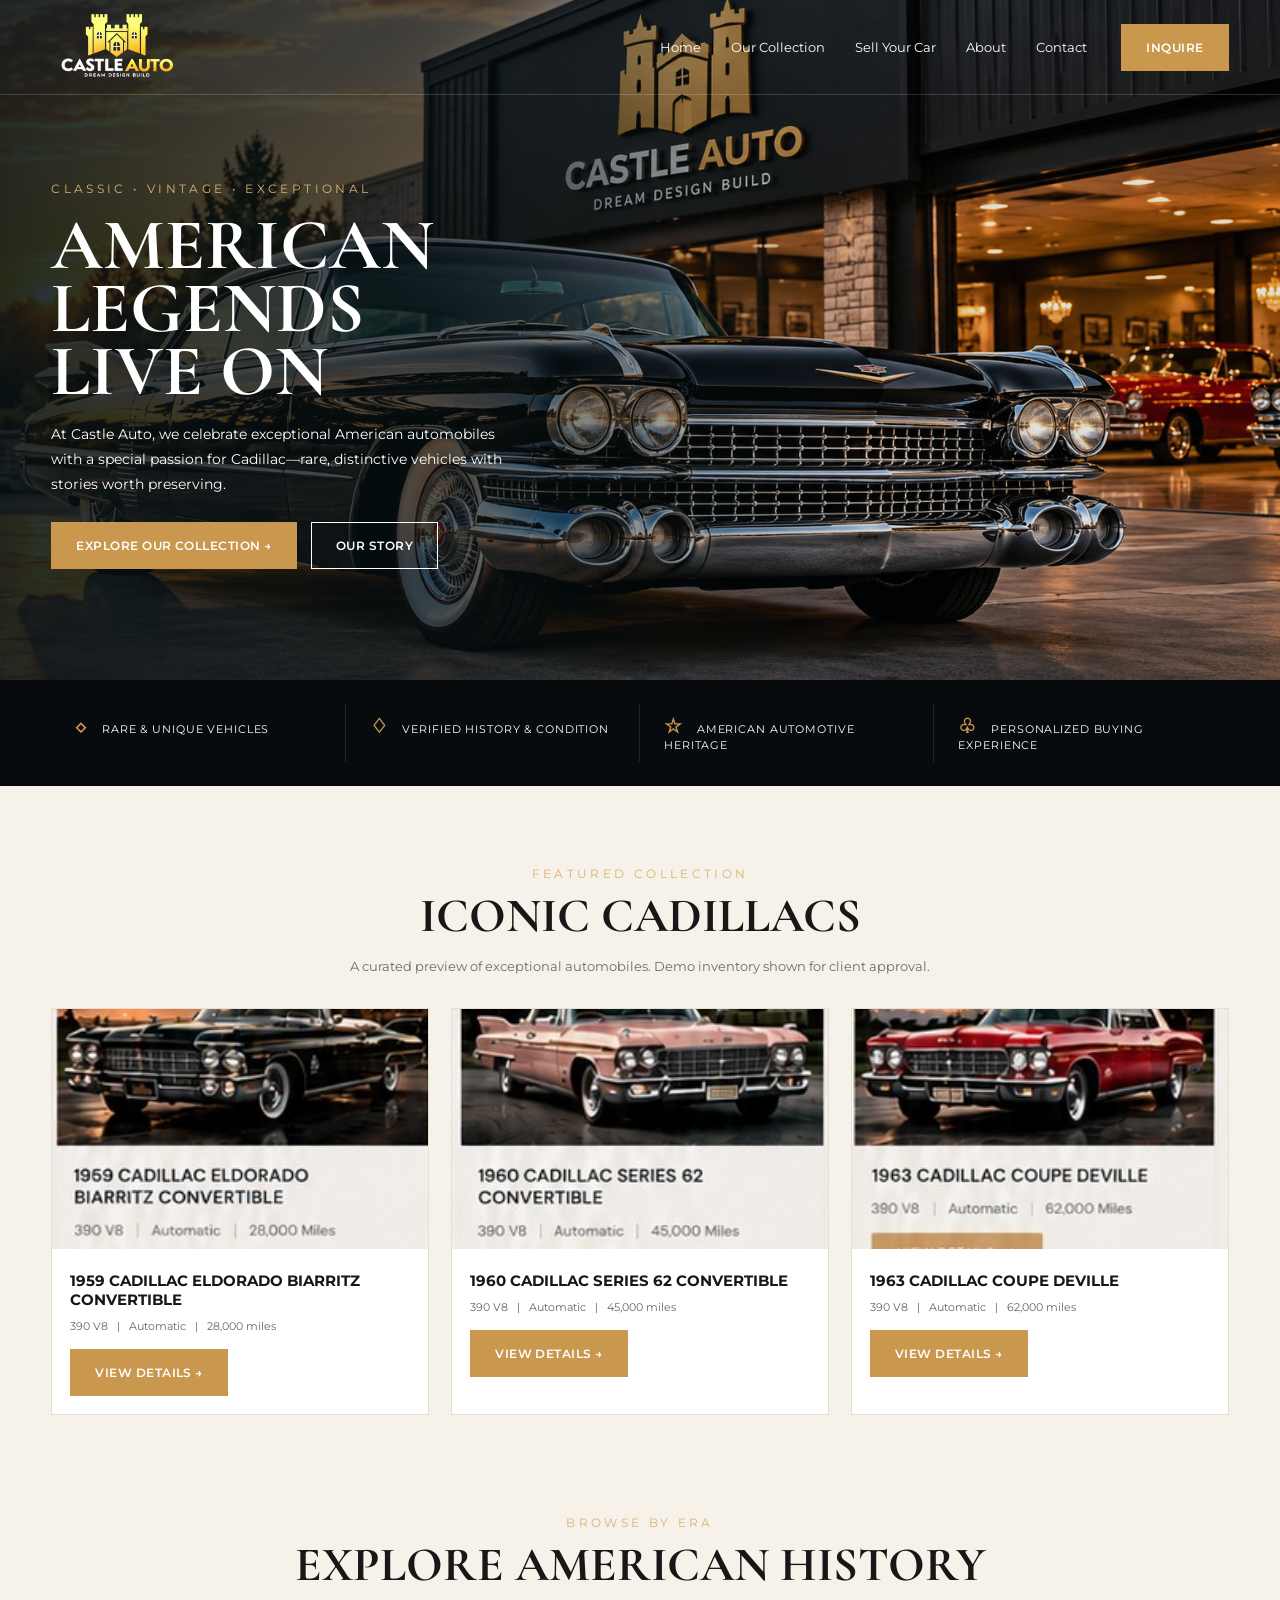
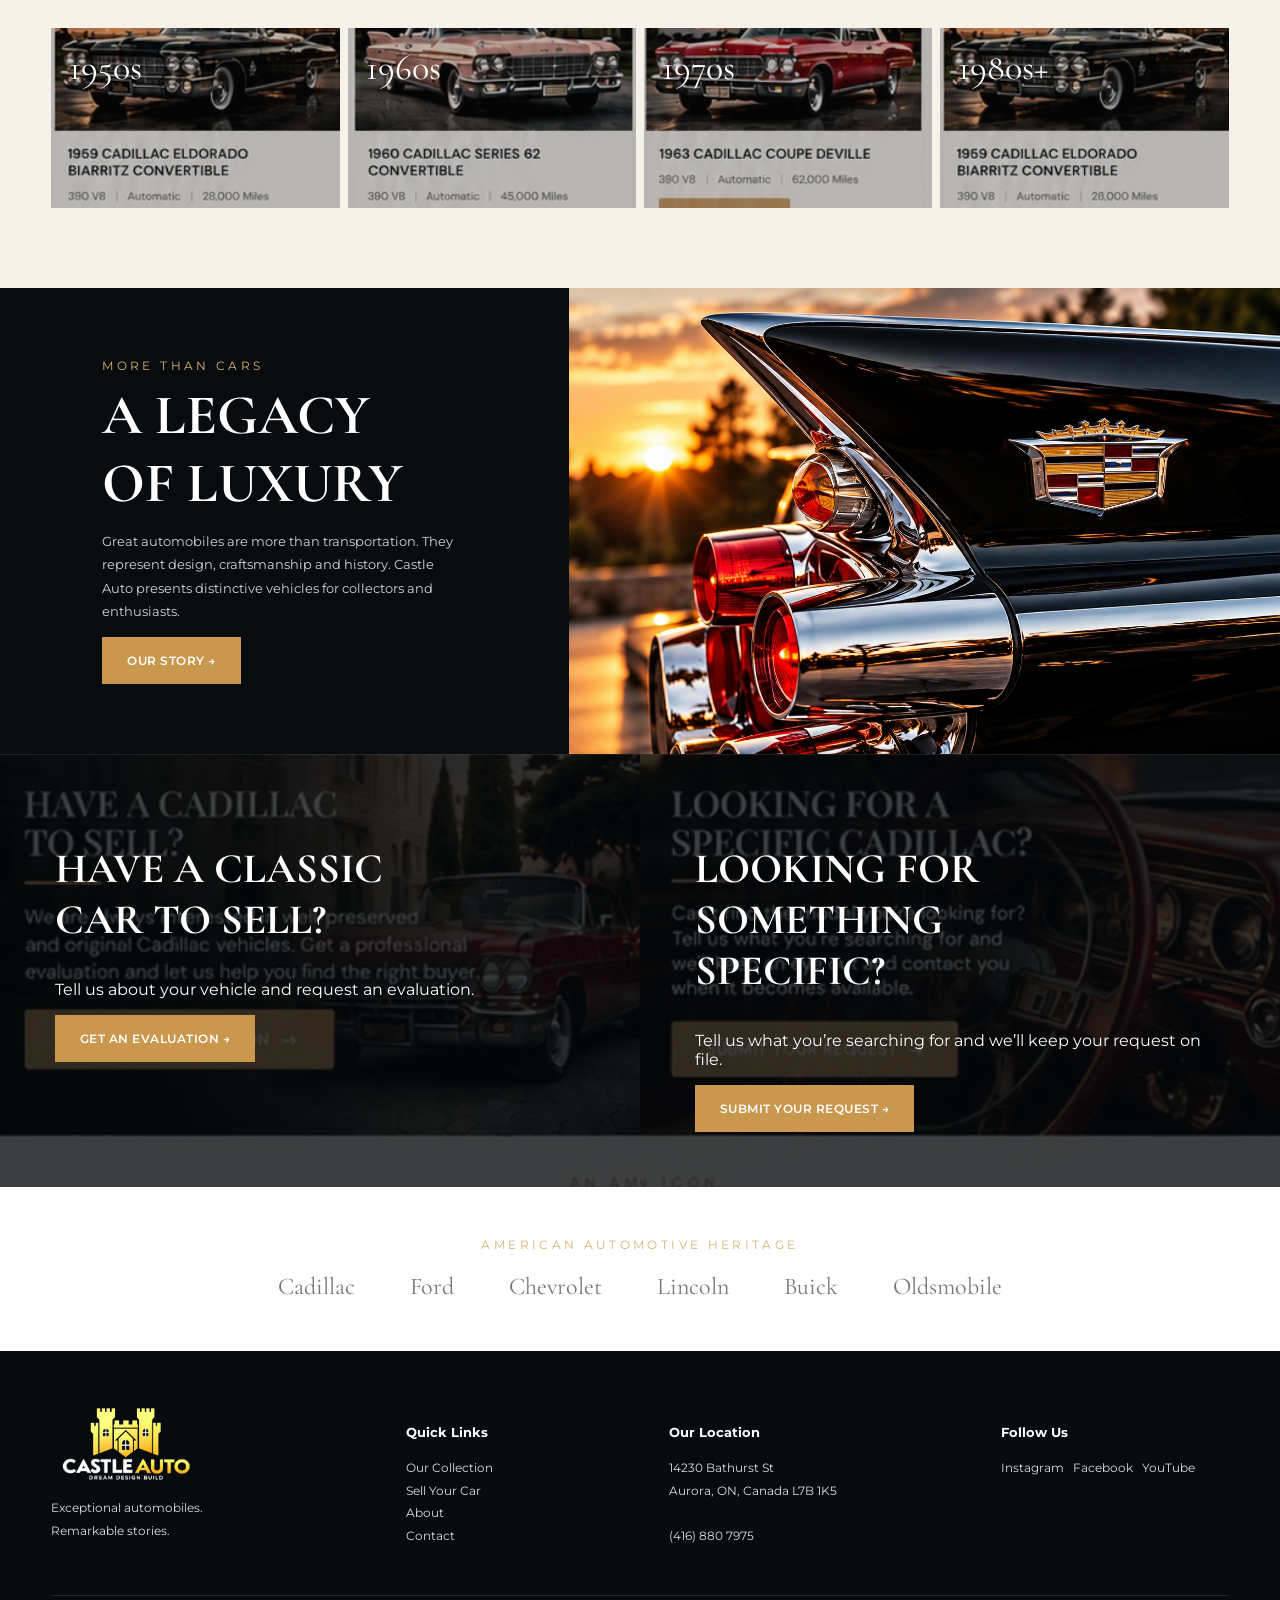
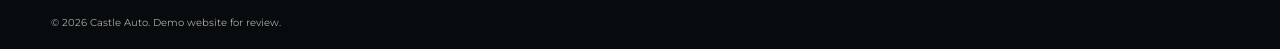
<file: index.html>
<!doctype html><html><head><meta charset="utf-8"><meta name="viewport" content="width=device-width,initial-scale=1"><title>Castle Auto | Classic American Automobiles</title><link rel="stylesheet" href="assets/css/style.css"></head><body>
<header class="top"><div class="wrap nav"><a href="index.html"><img class="logo" src="assets/images/castle-logo.png" alt="Castle Auto"></a><nav><a href="index.html">Home</a><a href="collection.html">Our Collection</a><a href="sell.html">Sell Your Car</a><a href="about.html">About</a><a href="contact.html">Contact</a></nav><a class="btn" href="contact.html">INQUIRE</a><span class="mobile-toggle">☰</span></div></header>
<section class="hero"><div class="wrap"><div class="hero-copy"><div class="eyebrow">Classic • Vintage • Exceptional</div><h1>AMERICAN<br>LEGENDS<br>LIVE ON</h1><p>At Castle Auto, we celebrate exceptional American automobiles with a special passion for Cadillac—rare, distinctive vehicles with stories worth preserving.</p><div class="actions"><a class="btn" href="collection.html">EXPLORE OUR COLLECTION →</a><a class="btn outline" href="about.html">OUR STORY</a></div></div></div></section>
<section class="trust"><div class="wrap trust-grid"><div class="trust-item"><b>◇</b> Rare & Unique Vehicles</div><div class="trust-item"><b>♢</b> Verified History & Condition</div><div class="trust-item"><b>☆</b> American Automotive Heritage</div><div class="trust-item"><b>♧</b> Personalized Buying Experience</div></div></section>
<section class="section"><div class="wrap"><div class="section-head"><div class="eyebrow">Featured Collection</div><h2>ICONIC CADILLACS</h2><p>A curated preview of exceptional automobiles. Demo inventory shown for client approval.</p></div><div class="cards" data-cars></div></div></section>
<section class="section" style="padding-top:20px"><div class="wrap"><div class="section-head"><div class="eyebrow">Browse by Era</div><h2>EXPLORE AMERICAN HISTORY</h2></div><div class="era-grid"><a class="era" href="collection.html"><img src="assets/images/car-1959.jpg"><span>1950s</span></a><a class="era" href="collection.html"><img src="assets/images/car-1960.jpg"><span>1960s</span></a><a class="era" href="collection.html"><img src="assets/images/car-1963.jpg"><span>1970s</span></a><a class="era" href="collection.html"><img src="assets/images/car-1959.jpg"><span>1980s+</span></a></div></div></section>
<section class="split"><div class="split-copy"><div class="eyebrow">More Than Cars</div><h2>A LEGACY<br>OF LUXURY</h2><p>Great automobiles are more than transportation. They represent design, craftsmanship and history. Castle Auto presents distinctive vehicles for collectors and enthusiasts.</p><a class="btn" href="about.html">OUR STORY →</a></div><img src="assets/images/legacy.jpg" alt="Classic Cadillac detail"></section>
<section class="dual"><div class="panel" style="background-image:url('assets/images/sell.jpg')"><h2>HAVE A CLASSIC CAR TO SELL?</h2><p>Tell us about your vehicle and request an evaluation.</p><a class="btn" href="sell.html">GET AN EVALUATION →</a></div><div class="panel" style="background-image:url('assets/images/find.jpg')"><h2>LOOKING FOR SOMETHING SPECIFIC?</h2><p>Tell us what you’re searching for and we’ll keep your request on file.</p><a class="btn" href="contact.html">SUBMIT YOUR REQUEST →</a></div></section>
<section class="brands"><div class="eyebrow">American Automotive Heritage</div><div class="marks"><span>Cadillac</span><span>Ford</span><span>Chevrolet</span><span>Lincoln</span><span>Buick</span><span>Oldsmobile</span></div></section>
<footer class="footer"><div class="wrap"><div class="footer-grid"><div><img class="logo" src="assets/images/castle-logo.png"><p>Exceptional automobiles.<br>Remarkable stories.</p></div><div><h4>Quick Links</h4><p><a href="collection.html">Our Collection</a><br><a href="sell.html">Sell Your Car</a><br><a href="about.html">About</a><br><a href="contact.html">Contact</a></p></div><div><h4>Our Location</h4><p>14230 Bathurst St<br>Aurora, ON, Canada L7B 1K5<br><br>(416) 880 7975</p></div><div><h4>Follow Us</h4><p>Instagram &nbsp; Facebook &nbsp; YouTube</p></div></div><div class="copyright">© 2026 Castle Auto. Demo website for review.</div></div></footer>
<script src="assets/js/cars.js"></script><script src="assets/js/site.js"></script></body></html>
</file>
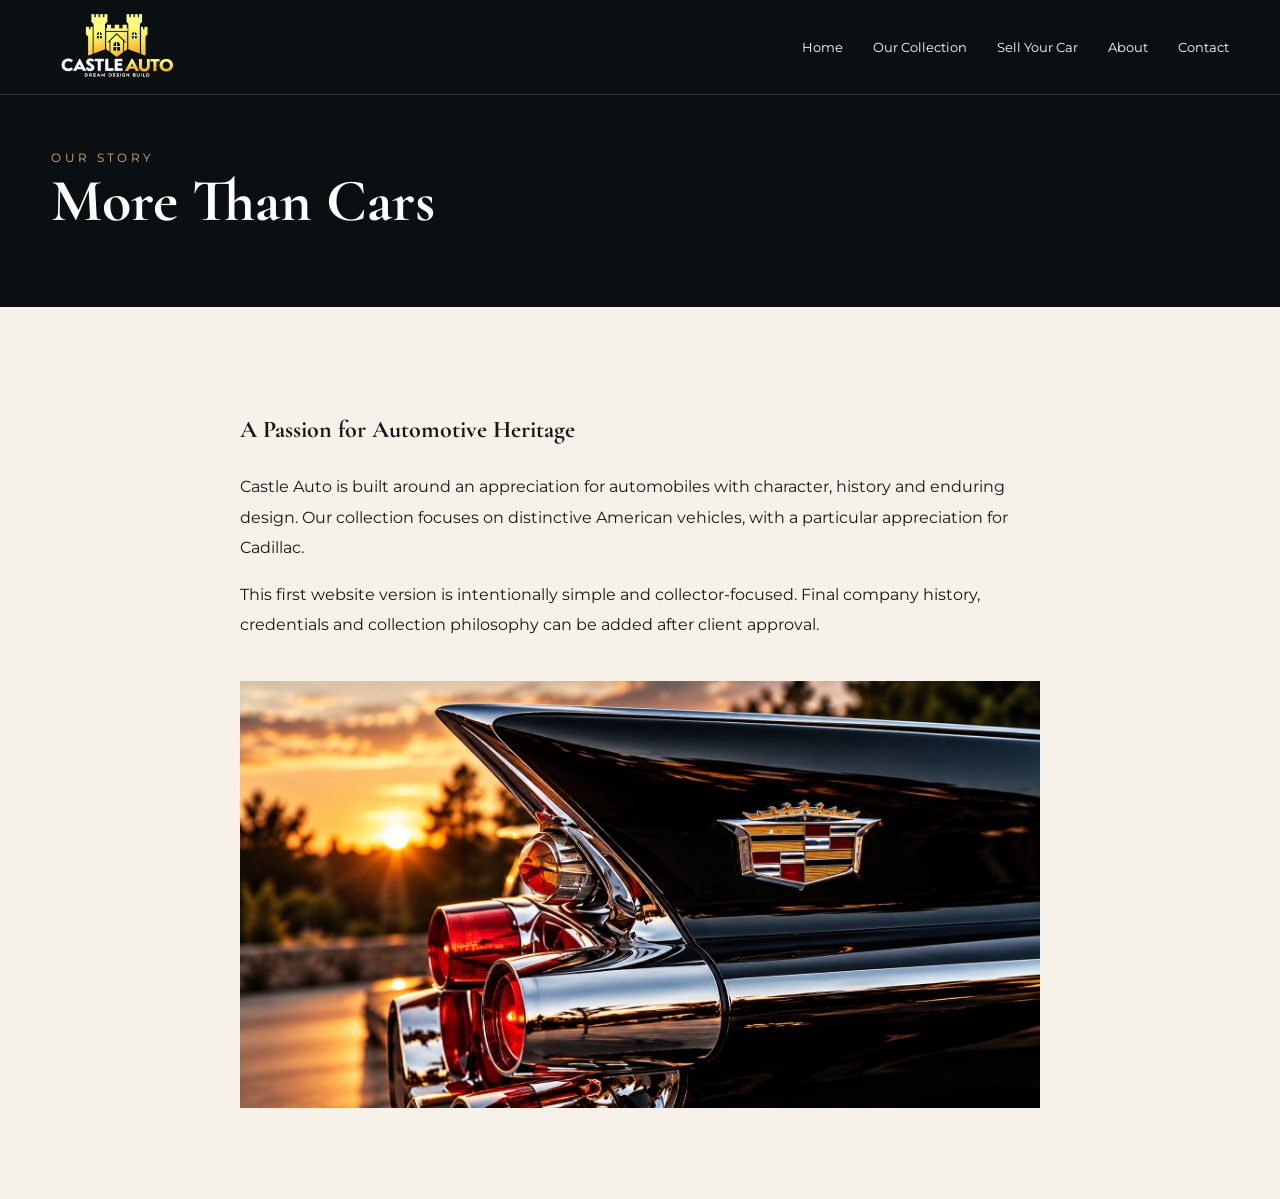
<file: about.html>
<!doctype html><html><head><meta charset="utf-8"><meta name="viewport" content="width=device-width,initial-scale=1"><title>About | Castle Auto</title><link rel="stylesheet" href="assets/css/style.css"></head><body><header class="top"><div class="wrap nav"><a href="index.html"><img class="logo" src="assets/images/castle-logo.png"></a><nav><a href="index.html">Home</a><a href="collection.html">Our Collection</a><a href="sell.html">Sell Your Car</a><a href="about.html">About</a><a href="contact.html">Contact</a></nav></div></header><section class="page-hero"><div class="wrap"><div class="eyebrow">Our Story</div><h1>More Than Cars</h1></div></section><main class="section"><div class="content"><h2>A Passion for Automotive Heritage</h2><p>Castle Auto is built around an appreciation for automobiles with character, history and enduring design. Our collection focuses on distinctive American vehicles, with a particular appreciation for Cadillac.</p><p>This first website version is intentionally simple and collector-focused. Final company history, credentials and collection philosophy can be added after client approval.</p><img src="assets/images/legacy.jpg" style="width:100%;margin-top:25px" alt="Cadillac heritage"></div></main></body></html>
</file>
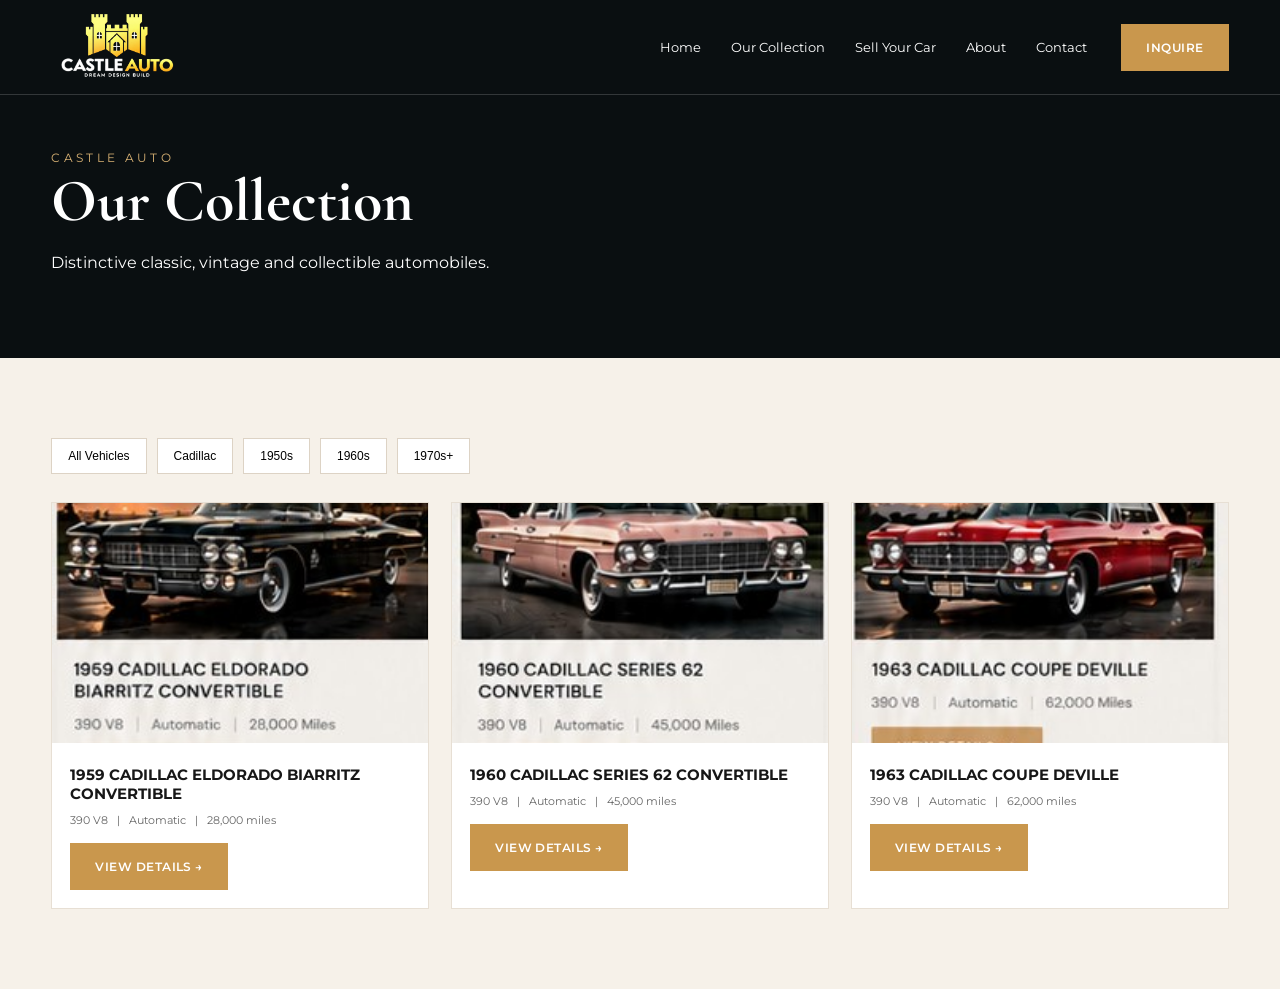
<file: collection.html>
<!doctype html><html><head><meta charset="utf-8"><meta name="viewport" content="width=device-width,initial-scale=1"><title>Our Collection | Castle Auto</title><link rel="stylesheet" href="assets/css/style.css"></head><body><header class="top"><div class="wrap nav"><a href="index.html"><img class="logo" src="assets/images/castle-logo.png"></a><nav><a href="index.html">Home</a><a href="collection.html">Our Collection</a><a href="sell.html">Sell Your Car</a><a href="about.html">About</a><a href="contact.html">Contact</a></nav><a class="btn" href="contact.html">INQUIRE</a></div></header><section class="page-hero"><div class="wrap"><div class="eyebrow">Castle Auto</div><h1>Our Collection</h1><p>Distinctive classic, vintage and collectible automobiles.</p></div></section><main class="section"><div class="wrap"><div class="filters"><button class="filter">All Vehicles</button><button class="filter">Cadillac</button><button class="filter">1950s</button><button class="filter">1960s</button><button class="filter">1970s+</button></div><div class="cards" data-cars></div></div></main><script src="assets/js/cars.js"></script><script src="assets/js/site.js"></script></body></html>
</file>
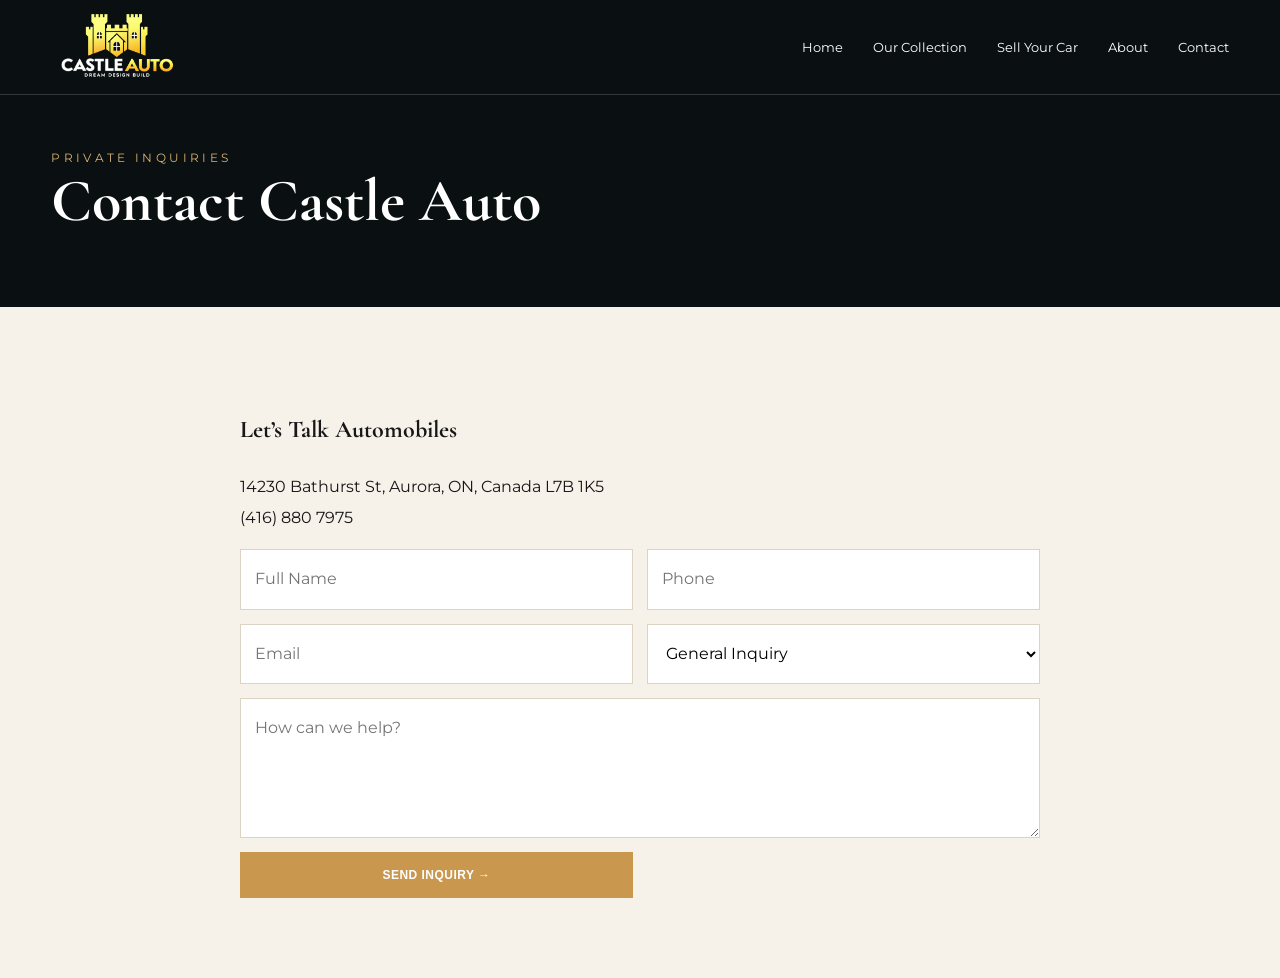
<file: contact.html>
<!doctype html><html><head><meta charset="utf-8"><meta name="viewport" content="width=device-width,initial-scale=1"><title>Contact | Castle Auto</title><link rel="stylesheet" href="assets/css/style.css"></head><body><header class="top"><div class="wrap nav"><a href="index.html"><img class="logo" src="assets/images/castle-logo.png"></a><nav><a href="index.html">Home</a><a href="collection.html">Our Collection</a><a href="sell.html">Sell Your Car</a><a href="about.html">About</a><a href="contact.html">Contact</a></nav></div></header><section class="page-hero"><div class="wrap"><div class="eyebrow">Private Inquiries</div><h1>Contact Castle Auto</h1></div></section><main class="section"><div class="content"><h2>Let’s Talk Automobiles</h2><p>14230 Bathurst St, Aurora, ON, Canada L7B 1K5<br>(416) 880 7975</p><form class="form"><input placeholder="Full Name" required><input placeholder="Phone"><input type="email" placeholder="Email" required><select><option>General Inquiry</option><option>I'm interested in a vehicle</option><option>I'm looking for a specific vehicle</option><option>I want to sell a vehicle</option></select><textarea placeholder="How can we help?"></textarea><button class="btn" type="submit">SEND INQUIRY →</button></form></div></main><script src="assets/js/site.js"></script></body></html>
</file>
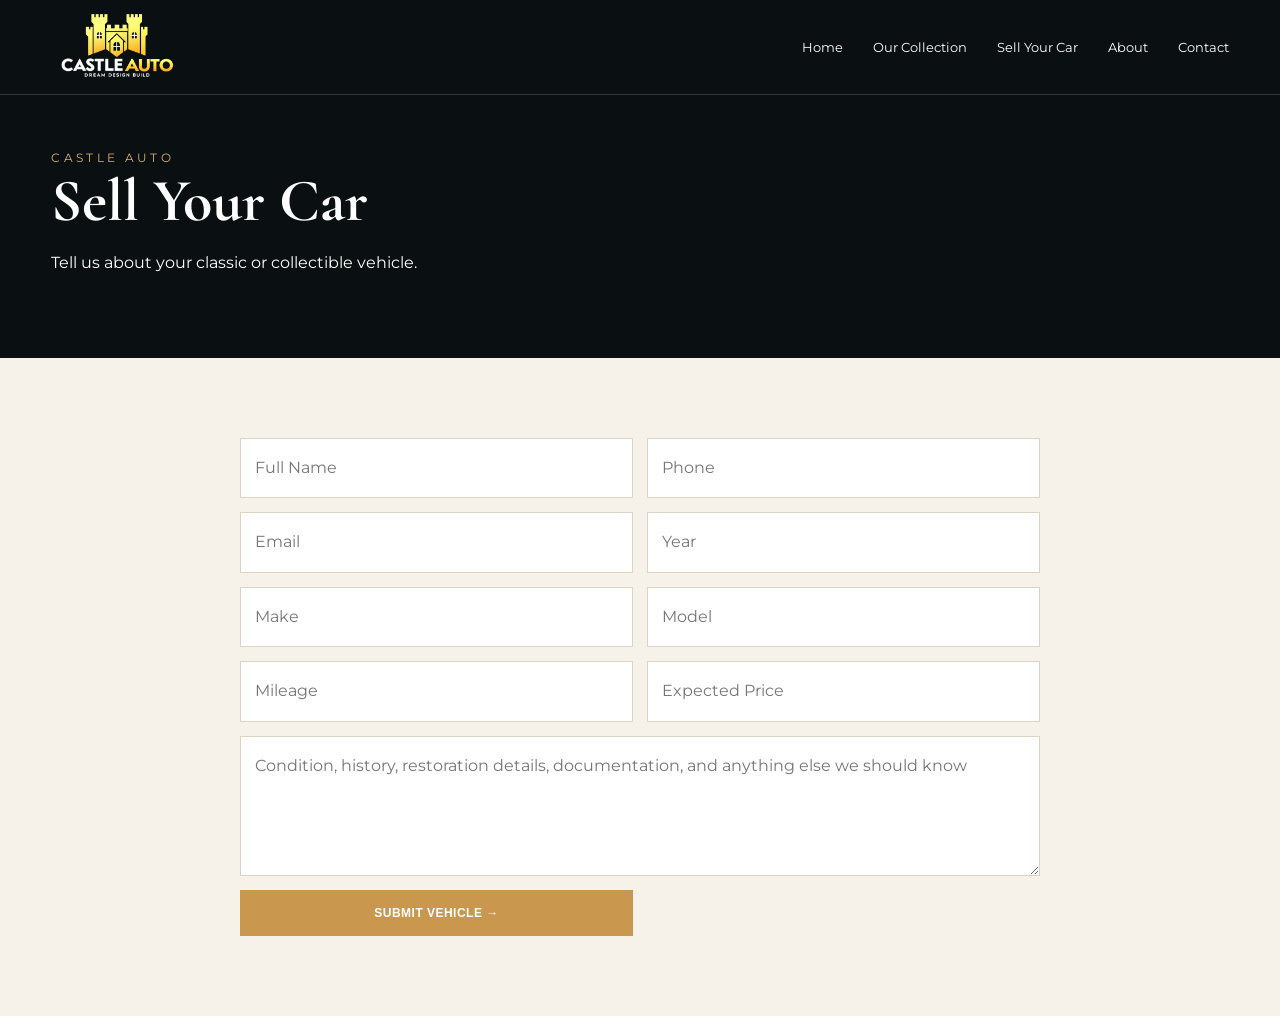
<file: sell.html>
<!doctype html><html><head><meta charset="utf-8"><meta name="viewport" content="width=device-width,initial-scale=1"><title>Sell Your Car | Castle Auto</title><link rel="stylesheet" href="assets/css/style.css"></head><body><header class="top"><div class="wrap nav"><a href="index.html"><img class="logo" src="assets/images/castle-logo.png"></a><nav><a href="index.html">Home</a><a href="collection.html">Our Collection</a><a href="sell.html">Sell Your Car</a><a href="about.html">About</a><a href="contact.html">Contact</a></nav></div></header><section class="page-hero"><div class="wrap"><div class="eyebrow">Castle Auto</div><h1>Sell Your Car</h1><p>Tell us about your classic or collectible vehicle.</p></div></section><main class="section"><div class="content"><form class="form"><input placeholder="Full Name" required><input placeholder="Phone" required><input type="email" placeholder="Email" required><input placeholder="Year"><input placeholder="Make"><input placeholder="Model"><input placeholder="Mileage"><input placeholder="Expected Price"><textarea placeholder="Condition, history, restoration details, documentation, and anything else we should know"></textarea><button class="btn" type="submit">SUBMIT VEHICLE →</button></form></div></main><script src="assets/js/site.js"></script></body></html>
</file>
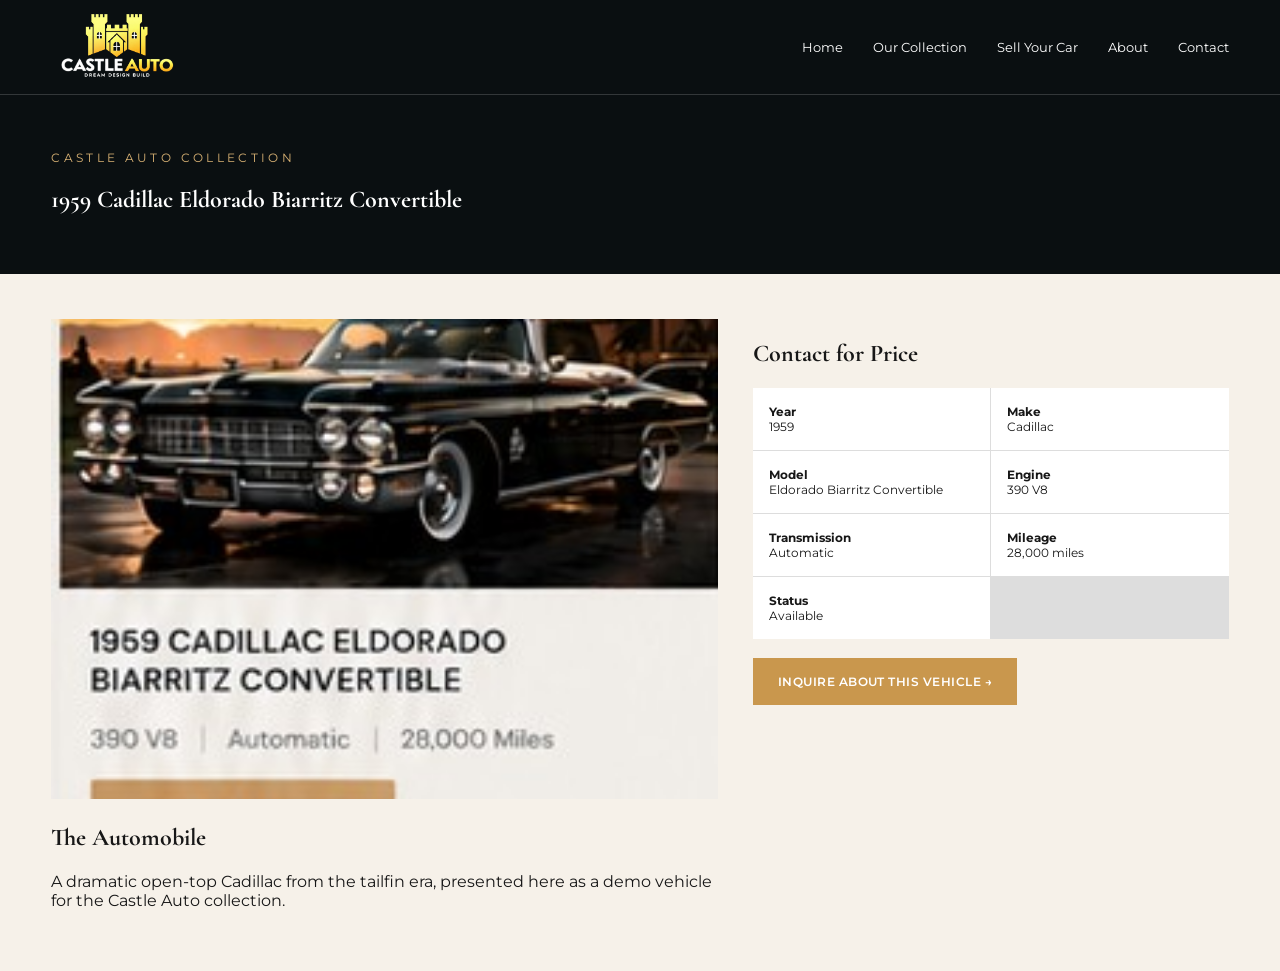
<file: vehicle.html>
<!doctype html><html><head><meta charset="utf-8"><meta name="viewport" content="width=device-width,initial-scale=1"><title>Vehicle | Castle Auto</title><link rel="stylesheet" href="assets/css/style.css"></head><body><header class="top"><div class="wrap nav"><a href="index.html"><img class="logo" src="assets/images/castle-logo.png"></a><nav><a href="index.html">Home</a><a href="collection.html">Our Collection</a><a href="sell.html">Sell Your Car</a><a href="about.html">About</a><a href="contact.html">Contact</a></nav></div></header><section class="vehicle-hero"><div class="wrap"><div class="eyebrow">Castle Auto Collection</div><h1 id="v-title">Vehicle</h1></div></section><main class="wrap vehicle-layout"><div><img id="v-image" alt="Vehicle"><h2>The Automobile</h2><p id="v-desc"></p></div><aside><h2 id="v-price"></h2><div class="specs" id="v-specs"></div><br><a class="btn" href="contact.html">INQUIRE ABOUT THIS VEHICLE →</a></aside></main><script src="assets/js/cars.js"></script><script>const s=new URLSearchParams(location.search).get('car');const c=CARS.find(x=>x.slug===s)||CARS[0];document.title=`${c.year} ${c.make} ${c.model} | Castle Auto`;document.querySelector('#v-title').textContent=`${c.year} ${c.make} ${c.model}`;document.querySelector('#v-image').src=c.image;document.querySelector('#v-desc').textContent=c.description;document.querySelector('#v-price').textContent=c.price;document.querySelector('#v-specs').innerHTML=`<div><b>Year</b><br>${c.year}</div><div><b>Make</b><br>${c.make}</div><div><b>Model</b><br>${c.model}</div><div><b>Engine</b><br>${c.engine}</div><div><b>Transmission</b><br>${c.transmission}</div><div><b>Mileage</b><br>${c.mileage}</div><div><b>Status</b><br>${c.status}</div>`;</script></body></html>
</file>
<file: assets/css/style.css>
@import url('https://fonts.googleapis.com/css2?family=Cormorant+Garamond:wght@500;600;700&family=Montserrat:wght@400;500;600&display=swap');
:root{--gold:#c9974d;--ink:#0b1012;--cream:#f6f1e9;--muted:#6e6b66;--line:#ddd3c5}*{box-sizing:border-box}html{scroll-behavior:smooth}body{margin:0;background:var(--cream);color:#171717;font-family:Montserrat,Arial,sans-serif}.wrap{width:min(1180px,92%);margin:auto}a{text-decoration:none;color:inherit}.serif,h1,h2,h3{font-family:'Cormorant Garamond',Georgia,serif}.top{position:absolute;z-index:10;width:100%;color:#fff;border-bottom:1px solid #ffffff2b}.nav{height:94px;display:flex;align-items:center;gap:34px}.logo{width:132px;height:auto;filter:brightness(1.25)}.nav nav{margin-left:auto;display:flex;gap:30px;font-size:13px}.btn{display:inline-block;background:var(--gold);color:white;padding:15px 24px;font-size:12px;font-weight:600;letter-spacing:.04em;border:1px solid var(--gold);cursor:pointer}.btn.outline{background:transparent;border-color:#fff}.hero{min-height:680px;color:white;display:flex;align-items:center;background:linear-gradient(90deg,#061013df 0%,#061013a8 36%,#06101320 70%),url('../images/hero.jpg') center/cover no-repeat}.hero-copy{padding-top:70px;max-width:570px}.eyebrow{color:#d9b274;text-transform:uppercase;letter-spacing:.28em;font-size:12px}.hero h1{font-size:72px;line-height:.88;margin:18px 0}.hero p{font-size:14px;line-height:1.8;max-width:470px}.actions{display:flex;gap:14px;margin-top:25px}.trust{background:#070b0d;color:#fff}.trust-grid{display:grid;grid-template-columns:repeat(4,1fr);padding:24px 0}.trust-item{padding:10px 24px;border-right:1px solid #ffffff1c;font-size:11px;text-transform:uppercase;letter-spacing:.08em}.trust-item:last-child{border:0}.trust-item b{color:var(--gold);font-size:20px;margin-right:10px}.section{padding:80px 0}.section-head{text-align:center;margin-bottom:34px}.section-head h2{font-size:48px;margin:6px 0}.section-head p{color:var(--muted);font-size:13px}.cards{display:grid;grid-template-columns:repeat(3,1fr);gap:22px}.card{background:#fff;border:1px solid #e7dfd4}.card img{width:100%;height:240px;object-fit:cover}.card-body{padding:18px}.card h3{font-family:Montserrat;font-size:15px;text-transform:uppercase;margin:0 0 10px}.meta{font-size:11px;color:#666;margin-bottom:16px}.era-grid{display:grid;grid-template-columns:repeat(4,1fr);gap:8px}.era{height:180px;position:relative;overflow:hidden;background:#111}.era img{width:100%;height:100%;object-fit:cover;opacity:.75}.era span{position:absolute;left:18px;top:18px;color:#fff;font-family:'Cormorant Garamond';font-size:36px}.split{display:grid;grid-template-columns:1fr 1.25fr;background:#080c0e;color:#fff}.split-copy{padding:70px 8vw}.split-copy h2{font-size:56px;margin:8px 0}.split-copy p{font-size:13px;line-height:1.8;color:#d5d5d5}.split img{width:100%;height:100%;min-height:440px;object-fit:cover}.dual{display:grid;grid-template-columns:1fr 1fr}.panel{min-height:350px;padding:55px;color:#fff;background-size:cover;background-position:center;position:relative}.panel:before{content:'';position:absolute;inset:0;background:#05090bc2}.panel>*{position:relative}.panel h2{font-size:42px;max-width:360px}.brands{text-align:center;padding:50px 0;background:#fff}.brands .marks{display:flex;justify-content:center;gap:55px;flex-wrap:wrap;margin-top:20px;color:#777;font-family:'Cormorant Garamond';font-size:24px}.footer{background:#070b0d;color:#fff;padding:55px 0 20px}.footer-grid{display:grid;grid-template-columns:1.4fr 1fr 1.3fr 1fr;gap:35px}.footer .logo{width:150px}.footer h4{font-size:13px}.footer p,.footer a{font-size:12px;line-height:1.9;color:#ddd}.copyright{border-top:1px solid #ffffff1b;margin-top:35px;padding-top:20px;font-size:10px;color:#aaa}.page-hero{padding:150px 0 70px;background:#0a0f11;color:white}.page-hero h1{font-size:60px;margin:0}.filters{display:flex;gap:10px;flex-wrap:wrap;margin-bottom:28px}.filter{border:1px solid var(--line);background:#fff;padding:10px 16px;font-size:12px}.content{max-width:800px;margin:auto;line-height:1.9}.form{display:grid;grid-template-columns:1fr 1fr;gap:14px}.form input,.form textarea,.form select{width:100%;padding:14px;border:1px solid var(--line);background:white;font:inherit}.form textarea{grid-column:1/-1;min-height:140px}.vehicle-hero{padding:150px 0 40px;background:#0a0f11;color:white}.vehicle-layout{display:grid;grid-template-columns:1.4fr 1fr;gap:35px;padding:45px 0}.vehicle-layout img{width:100%;height:480px;object-fit:cover}.specs{display:grid;grid-template-columns:1fr 1fr;gap:1px;background:#ddd}.specs div{background:#fff;padding:16px;font-size:12px}.mobile-toggle{display:none}@media(max-width:800px){.nav nav{display:none}.nav .btn{display:none}.mobile-toggle{display:block;margin-left:auto}.hero{min-height:620px}.hero h1{font-size:50px}.trust-grid,.cards,.era-grid,.footer-grid{grid-template-columns:1fr 1fr}.split,.dual,.vehicle-layout{grid-template-columns:1fr}.split img{min-height:300px}.form{grid-template-columns:1fr}.form textarea{grid-column:auto}.card img{height:210px}}@media(max-width:520px){.trust-grid,.cards,.era-grid,.footer-grid{grid-template-columns:1fr}.hero h1{font-size:44px}.section-head h2,.split-copy h2{font-size:40px}.era{height:150px}}
</file>
